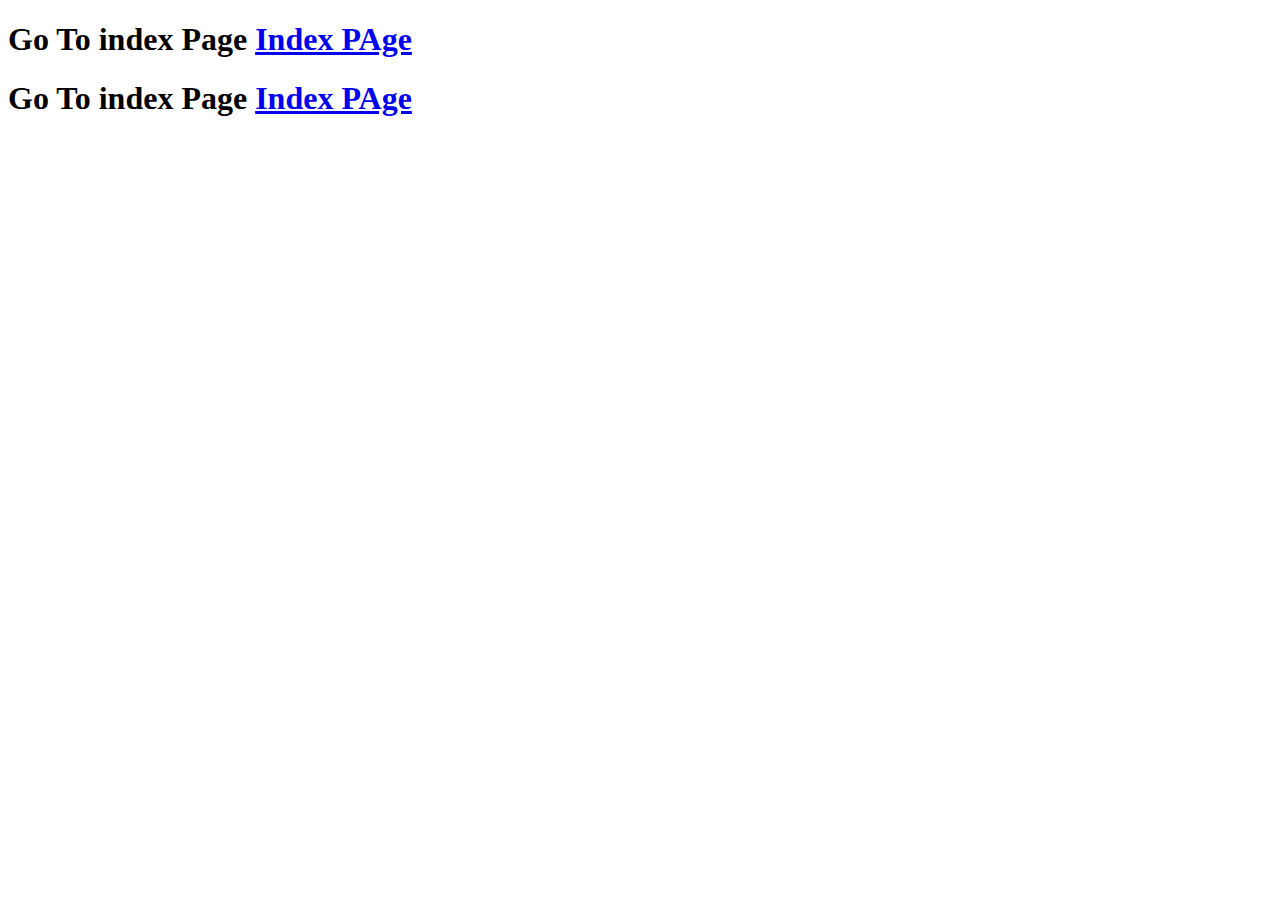
<file: index.html>
<!DOCTYPE html>
<html lang="en">
  <head>
    <meta charset="UTF-8" />
    <meta http-equiv="X-UA-Compatible" content="IE=edge" />
    <meta name="viewport" content="width=device-width, initial-scale=1.0" />
    <title>FrontendMentor Challenge</title>
  </head>
  <body>
    <div class="conatiner">
      <h1>
        Go To index Page

        <a href="four-card-feature-section/index.html"> Index PAge</a>
      </h1>
      <h1>
        Go To index Page

        <a href="intro-component-with-signup-form-master/index.html">
          Index PAge</a
        >
      </h1>
    </div>
  </body>
</html>
</file>
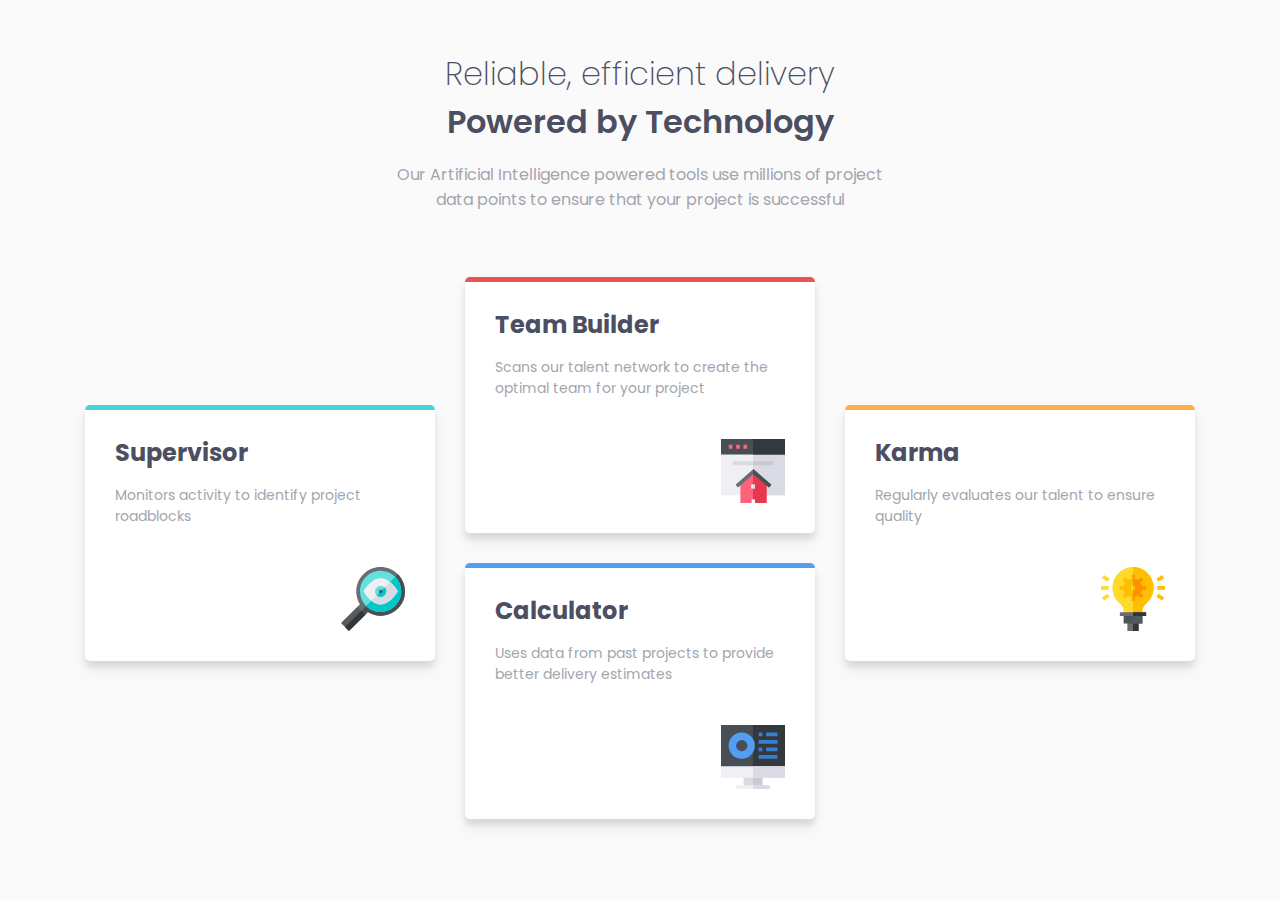
<file: four-card-feature-section/index.html>
<!DOCTYPE html>
<html lang="en">
  <head>
    <meta charset="UTF-8" />
    <meta name="viewport" content="width=device-width, initial-scale=1.0" />
    <!-- displays site properly based on user's device -->

    <link
      rel="icon"
      type="image/png"
      sizes="32x32"
      href="./images/favicon-32x32.png"
    />
    <link rel="stylesheet" href="style.css" />

    <title>Frontend Mentor | Four card feature section</title>

    <!-- Feel free to remove these styles or customise in your own stylesheet 👍 -->
  </head>
  <body>
    <header>
      <h1>
        Reliable, efficient delivery
        <span>Powered by Technology</span>
      </h1>
      <p>
        Our Artificial Intelligence powered tools use millions of project data
        points to ensure that your project is successful
      </p>
    </header>
    <div class="container">
      <div class="box box-cyan box-push">
        <h2>Supervisor</h2>
        <p>Monitors activity to identify project roadblocks</p>
        <img src="images/icon-supervisor.svg" alt="supervisor" />
      </div>
      <div class="box box-red">
        <h2>Team Builder</h2>
        <p>
          Scans our talent network to create the optimal team for your project
        </p>
        <img src="images/icon-team-builder.svg" alt="supervisor" />
      </div>
      <div class="box box-orange box-push">
        <h2>Karma</h2>
        <p>Regularly evaluates our talent to ensure quality</p>
        <img src="images/icon-karma.svg" alt="supervisor" />
      </div>
      <div class="box box-blue">
        <h2>Calculator</h2>
        <p>Uses data from past projects to provide better delivery estimates</p>
        <img src="images/icon-calculator.svg" alt="supervisor" />
      </div>
    </div>
  </body>
</html>
</file>
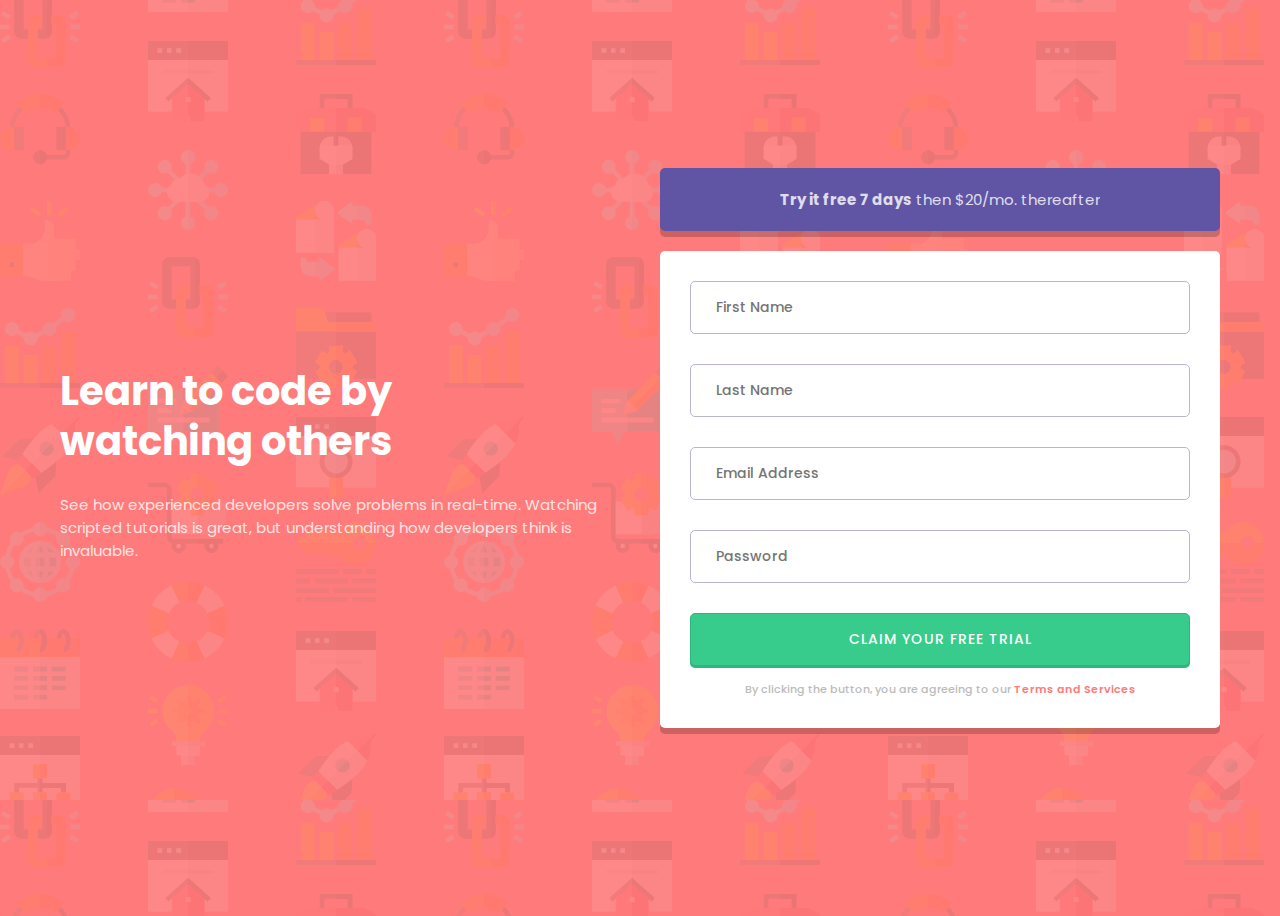
<file: intro-component-with-signup-form-master/index.html>
<!DOCTYPE html>
<html lang="en">
  <head>
    <meta charset="UTF-8" />
    <meta name="viewport" content="width=device-width, initial-scale=1.0" />
    <!-- displays site properly based on user's device -->

    <link
      rel="icon"
      type="image/png"
      sizes="32x32"
      href="./images/favicon-32x32.png"
    />

    <title>Frontend Mentor | Intro component with sign up form</title>

    <link rel="stylesheet" href="style.css" />
  </head>
  <body>
    <div class="container">
      <div>
        <h1>
          Learn to code by
          <br />
          watching others
        </h1>
        <p>
          See how experienced developers solve problems in real-time. Watching
          scripted tutorials is great, but understanding how developers think is
          invaluable.
        </p>
      </div>
      <div>
        <div class="box box-blue">
          <p>
            <strong>Try it free 7 days</strong>
            then $20/mo. thereafter
          </p>
        </div>

        <form class="box" id="form">
          <div class="form-control">
            <input type="text" id="firstname" placeholder="First Name" />
            <img src="./images/icon-error.svg" alt="error-icon" />
            <small></small>
          </div>
          <div class="form-control">
            <input type="text" id="lastname" placeholder="Last Name" />
            <img src="./images/icon-error.svg" alt="error-icon" />
            <small></small>
          </div>
          <div class="form-control">
            <input type="email" id="email" placeholder="Email Address" />
            <img src="./images/icon-error.svg" alt="error-icon" />
            <small></small>
          </div>
          <div class="form-control">
            <input type="password" id="password" placeholder="Password" />
            <img src="./images/icon-error.svg" alt="error-icon" />
            <small></small>
          </div>

          <button>Claim your free trial</button>
          <small>
            By clicking the button, you are agreeing to our
            <a href="#">Terms and Services</a>
          </small>
        </form>
      </div>
    </div>

    <script src="./script.js"></script>
  </body>
</html>
</file>
<file: four-card-feature-section/style.css>
@import url("https://fonts.googleapis.com/css?family=Poppins:200,400,600&display=swap");

* {
  box-sizing: border-box;
}

body {
  background-color: hsl(0, 0%, 98%);
  font-family: "Poppins", sans-serif;
}

header {
  margin: 50px auto;
  max-width: 500px;
  text-align: center;
}

h1,
h2 {
  color: hsl(234, 12%, 34%);
}
h1 {
  font-weight: 200;
  margin: 0;
}

h1 span {
  font-weight: 600;
}

p {
  color: hsl(229, 6%, 66%);
}

.container {
  display: flex;
  flex-wrap: wrap;
  justify-content: center;
  margin: 0 auto;
  max-width: 1140px;
}

.box {
  background-color: #fff;
  box-shadow: 0 10px 20px rgba(0, 0, 0, 0.05), 0 6px 6px rgba(0, 0, 0, 0.1);
  border-radius: 5px;
  padding: 30px;
  position: relative;
  overflow: hidden;
  margin: 15px;
  width: 350px;
}

.box::after {
  content: "";
  position: absolute;
  top: 0;
  left: 0;
  height: 5px;
  width: 100%;
}

.box-red::after {
  background-color: hsl(0, 78%, 62%);
}

.box-cyan::after {
  background-color: hsl(180, 62%, 55%);
}

.box-orange::after {
  background-color: hsl(34, 97%, 64%);
}

.box-blue::after {
  background-color: hsl(212, 86%, 64%);
}

.box-push {
  transform: translateY(50%);
}

.box h2 {
  margin: 0;
}

.box p {
  font-size: 14px;
  margin: 15px 0 40px;
}

.box img {
  display: block;
  margin-left: auto;
}

@media (max-width: 775px) {
  .box-push {
    transform: translateY(0);
  }
}
</file>
<file: intro-component-with-signup-form-master/style.css>
@import url("https://fonts.googleapis.com/css?family=Poppins:400,500,600,700&display=swap");

* {
  box-sizing: border-box;
}

body {
  background-color: hsl(0, 100%, 74%);
  background-image: url("./images/bg-intro-desktop.png");
  color: #fff;
  font-family: "Poppins", sans-serif;
}

.container {
  display: flex;
  align-items: center;
  justify-content: center;
  flex-wrap: wrap;
  max-width: 1200px;
  margin: 0 auto;
  min-height: 100vh;
}

.container > div {
  flex: 1;
  padding: 0 20px;
}

h1 {
  font-size: 40px;
  line-height: 50px;
}

p {
  font-size: 15px;
  opacity: 0.8;
}

.box {
  background-color: #fff;
  border-radius: 5px;
  box-shadow: 0 6px rgba(0, 0, 0, 0.2);
  padding: 30px;
  margin-bottom: 20px;
  text-align: center;
}

.box p {
  margin: 0;
}

.box-blue {
  background-color: hsl(248, 32%, 49%);
  padding: 20px;
}

.form-control {
  position: relative;
  margin-bottom: 30px;
}

.form-control small {
  color: hsl(0, 100%, 74%);
  font-weight: 600;
  position: absolute;
  bottom: -24px;
  right: 0;
  opacity: 0;
  text-align: right;
}

input {
  border-radius: 5px;
  border: 1.3px solid hsl(246, 25%, 77%);
  font-family: "Poppins", sans-serif;
  font-size: 14px;
  font-weight: 500;
  padding: 15px 25px;
  display: block;
  width: 100%;
}

.form-control.error input {
  border-color: hsl(0, 100%, 74%);
  color: hsl(0, 100%, 74%);
}

.form-control.error input::placeholder {
  color: hsl(0, 100%, 74%);
}

input:focus {
  border: 1.3px solid hsl(248, 32%, 49%);
  outline: none;
}

.form-control img {
  opacity: 0;
  position: absolute;
  top: 50%;
  right: 15px;
  transform: translateY(-50%);
  height: 20px;
}

.form-control.error img {
  opacity: 1;
}

button {
  background-color: hsl(154, 59%, 51%);
  border-radius: 5px;
  border: 1px solid hsl(154, 59%, 45%);
  box-shadow: 0 2px hsl(154, 59%, 45%);
  color: #fff;
  cursor: pointer;
  display: block;
  font-family: "Poppins", sans-serif;
  font-size: 14px;
  font-weight: 500;
  padding: 15px 25px;
  letter-spacing: 1px;
  text-transform: uppercase;
  width: 100%;
}

button:focus {
  outline: none;
}

button:active {
  box-shadow: 0 0 hsl(154, 59%, 45%);
  transform: translateY(2px);
}

.form-control small {
  opacity: 0;
}

.form-control.error small {
  opacity: 1;
}

small {
  display: block;
  color: #bbb;
  font-size: 11px;
  font-weight: 500;
  margin-top: 15px;
}

small a {
  color: hsl(0, 100%, 74%);
  font-weight: 600;
  text-decoration: none;
}

@media screen and (max-width: 768px) {
  h1 {
    text-align: center;
  }

  p {
    text-align: center;
  }

  .container {
    flex-direction: column;
  }
}
</file>
